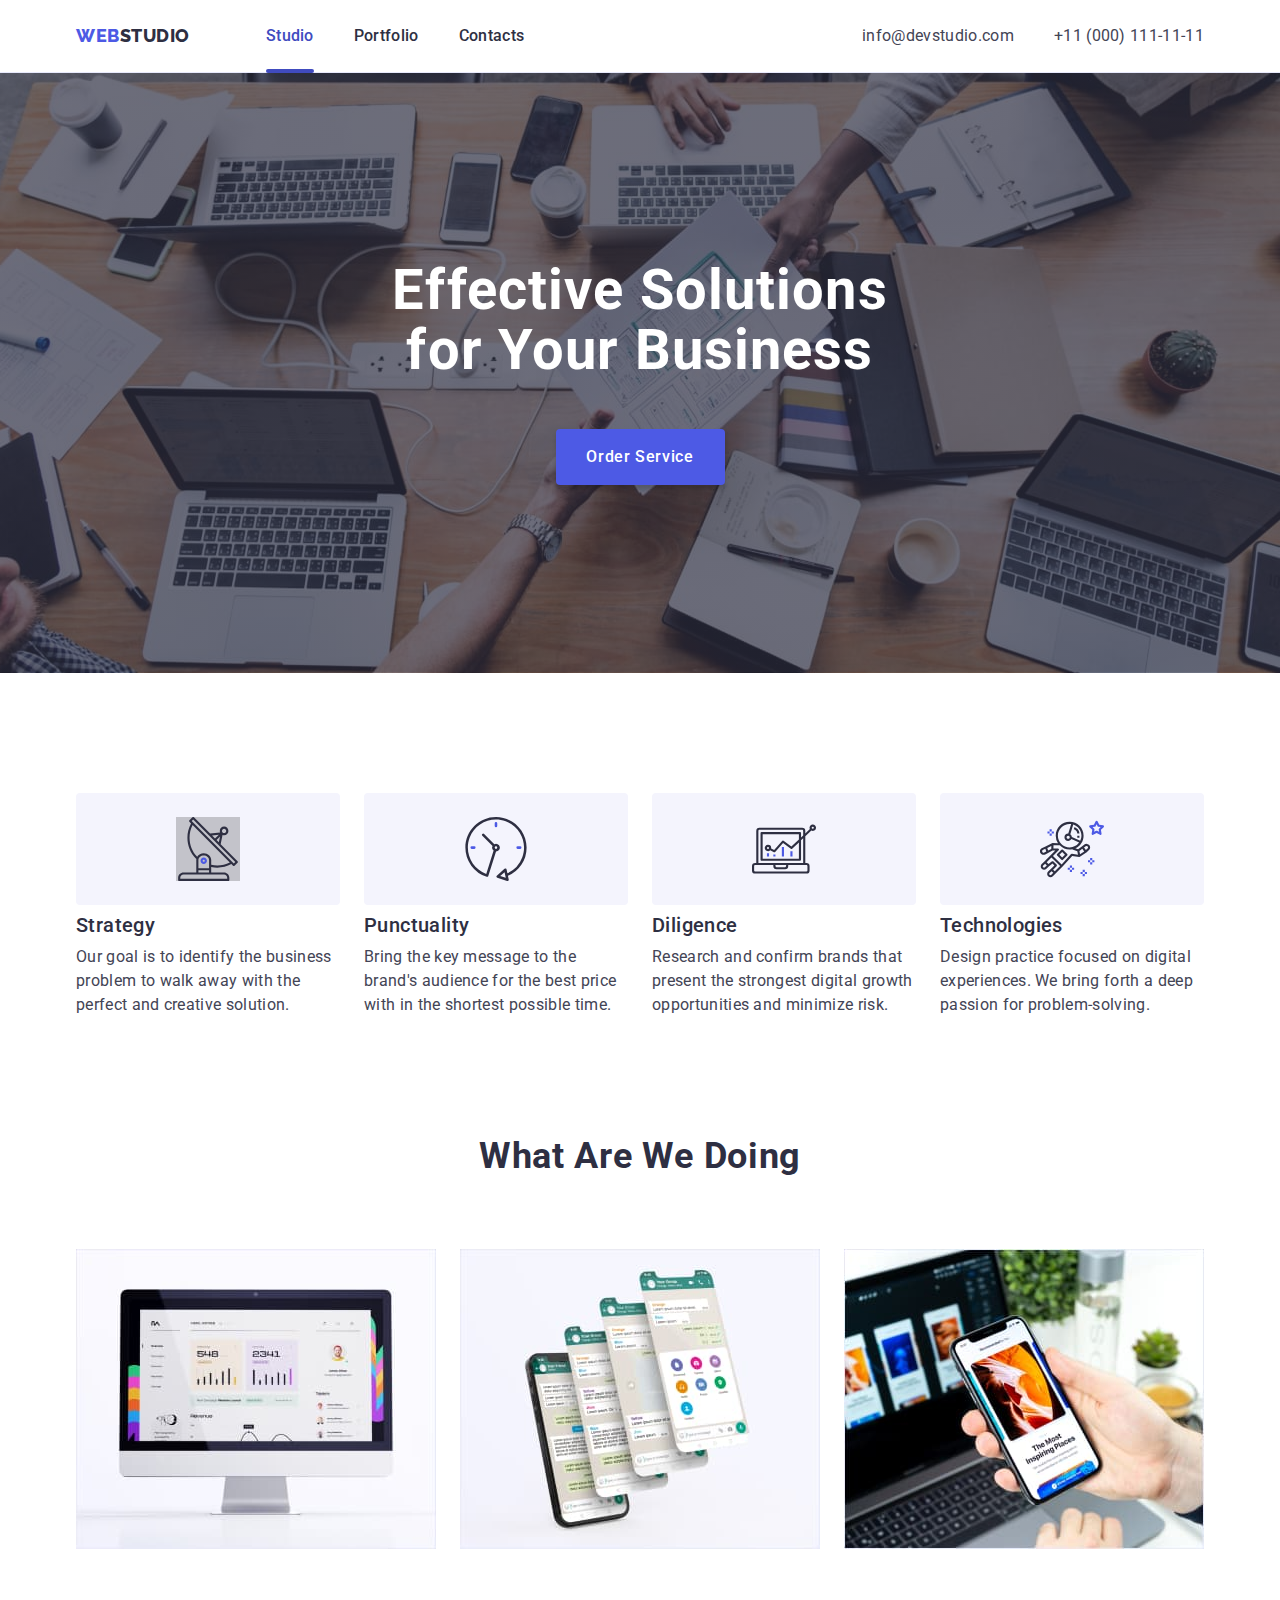
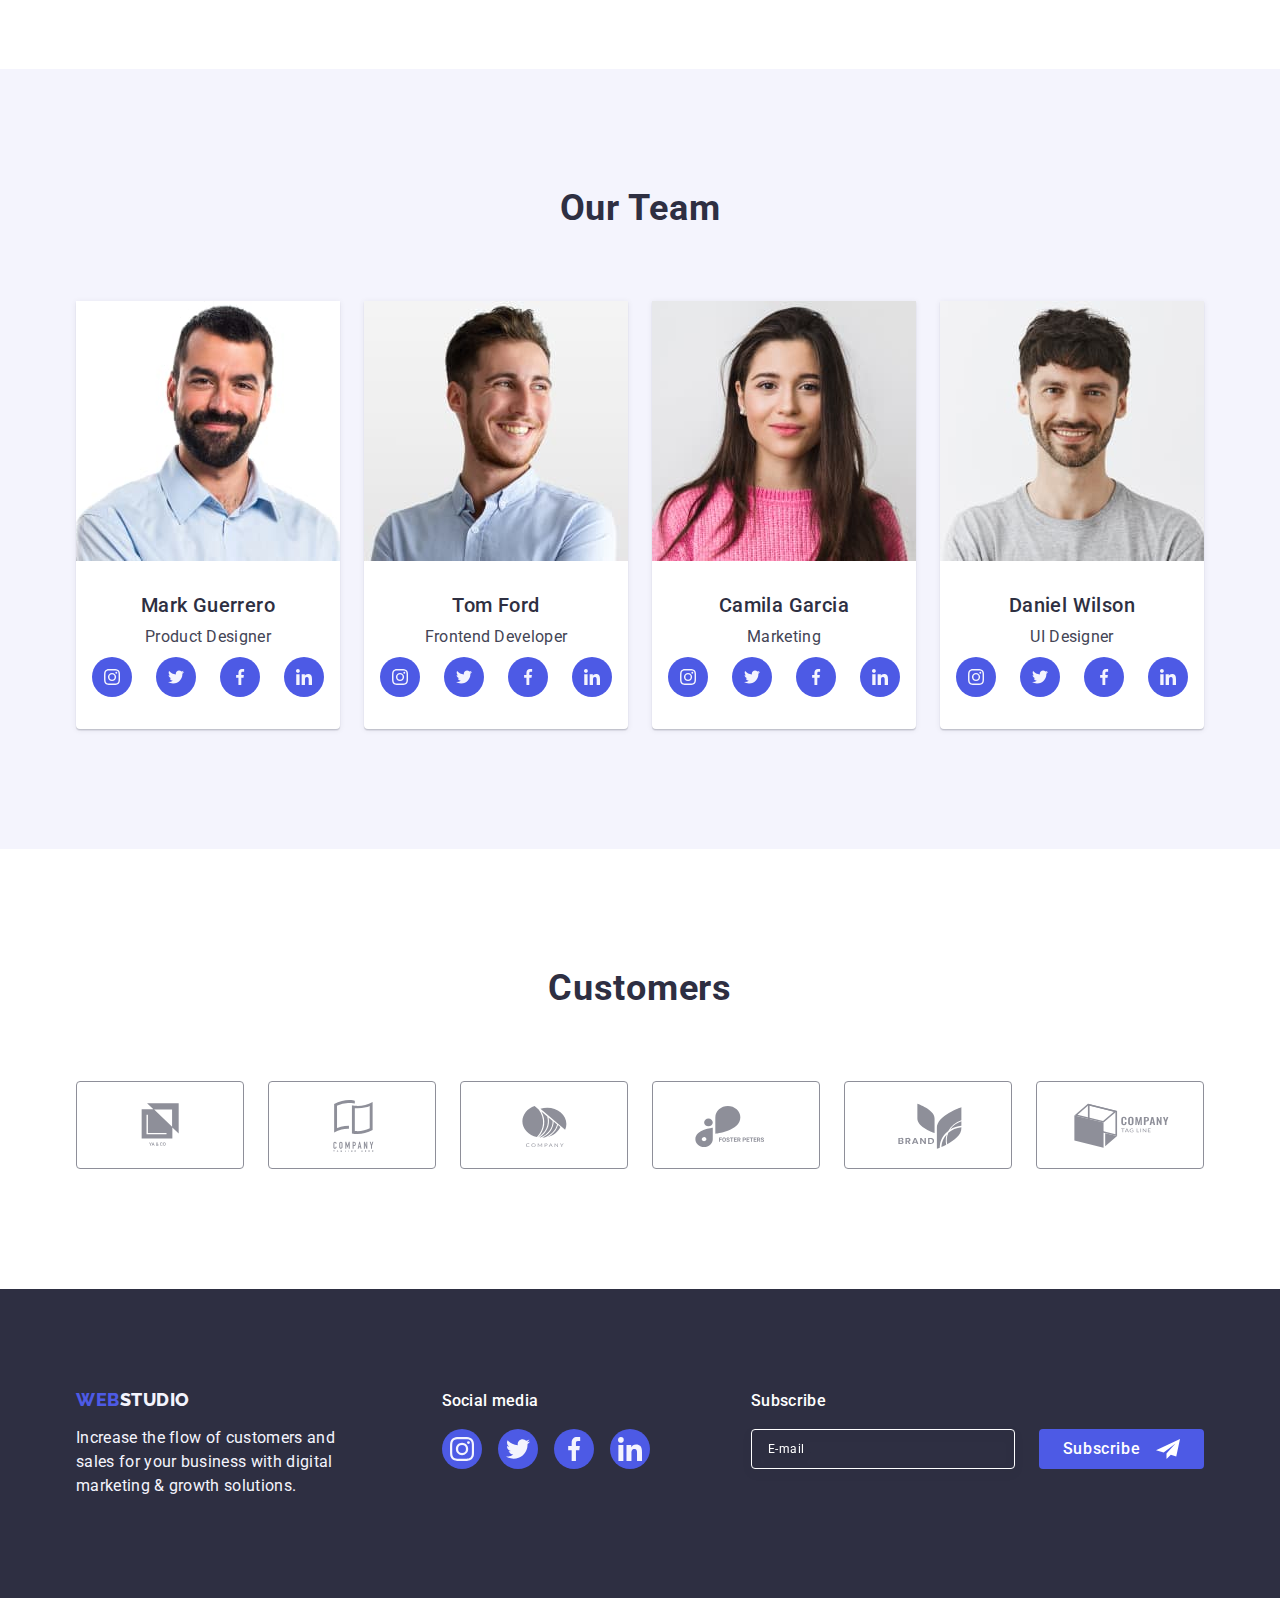
<file: index.html>
<!DOCTYPE html>
<html lang="en">
  <head>
    <meta charset="UTF-8" />
    <meta name="viewport" content="width=device-width, initial-scale=1.0" />
    <title>Studio</title>
    <link rel="preconnect" href="https://fonts.googleapis.com" />
    <link rel="preconnect" href="https://fonts.gstatic.com" crossorigin />
    <link
      href="https://fonts.googleapis.com/css2?family=Montserrat:wght@400;600&family=Raleway:wght@800&family=Roboto:wght@400;500;700&display=swap"
      rel="stylesheet" />
    <link
      rel="stylesheet"
      href="//cdnjs.cloudflare.com/ajax/libs/modern-normalize/2.0.0/modern-normalize.min.css" />
    <link rel="stylesheet" href="./css/styles.css" />
  </head>
  <body>
    <header class="header">
      <div class="container header-cont">
        <nav class="header-nav">
          <a class="logo link" href="./index.html"
            >Web<span class="studio">Studio</span></a
          >
          <ul class="header-menu list">
            <li>
              <a class="link-logo link current" href="./index.html">Studio</a>
            </li>
            <li>
              <a class="link-logo link" href="./portfolio.html">Portfolio</a>
            </li>
            <li><a class="link-logo link" href="">Contacts</a></li>
          </ul>
        </nav>
        <address class="header-add">
          <ul class="add-list list">
            <li>
              <a class="address link" href="mailto:info@devstudio.com"
                >info@devstudio.com</a
              >
            </li>
            <li>
              <a class="address link" href="tel:+110001111111"
                >+11 (000) 111-11-11</a
              >
            </li>
          </ul>
        </address>
      </div>
    </header>
    <main>
      <section class="section-effect">
        <div class="container">
          <h1 class="effect-title">Effective Solutions for Your Business</h1>
          <button class="effect-button" data-modal-open type="button">
            Order Service
          </button>
        </div>
      </section>
      <section class="section-strategy">
        <div class="container">
          <h2 class="visually-hidden">our methods</h2>
          <ul class="list strategy-list">
            <li class="strategy-item">
              <div class="strategy-wrap">
                <!--<a class="link link-strategy" href="" target="_blank">-->
                <svg class="strategy-icon" width="64" height="64">
                  <use href="./images/icons.svg#icon-antenna-1-1"></use>
                </svg>
                <!--</a>-->
              </div>
              <h3 class="strategy-title title-three">Strategy</h3>
              <p class="strategy-text text">
                Our goal is to identify the business problem to walk away with
                the perfect and creative solution.
              </p>
            </li>
            <li class="strategy-item">
              <div class="strategy-wrap">
                <!-- <a class="link link-strategy" href="" target="_blank"> -->
                <svg class="strategy-icon" width="64" height="64">
                  <use href="./images/icons.svg#icon-clock-1"></use>
                </svg>
                <!-- </a> -->
              </div>
              <h3 class="strategy-title title-three">Punctuality</h3>
              <p class="strategy-text text">
                Bring the key message to the brand's audience for the best price
                with in the shortest possible time.
              </p>
            </li>
            <li class="strategy-item">
              <div class="strategy-wrap">
                <!-- <a class="link link-strategy" href="" target="_blank"> -->
                <svg class="strategy-icon" width="64" height="64">
                  <use href="./images/icons.svg#icon-diagram-1"></use>
                </svg>
                <!-- </a> -->
              </div>
              <h3 class="strategy-title title-three">Diligence</h3>
              <p class="strategy-text text">
                Research and confirm brands that present the strongest digital
                growth opportunities and minimize risk.
              </p>
            </li>
            <li class="strategy-item">
              <div class="strategy-wrap">
                <!-- <a class="link link-strategy" href="" target="_blank"> -->
                <svg class="strategy-icon" width="64" height="64">
                  <use href="./images/icons.svg#icon-astronaut-1"></use>
                </svg>
                <!-- </a> -->
              </div>
              <h3 class="strategy-title title-three">Technologies</h3>
              <p class="strategy-text text">
                Design practice focused on digital experiences. We bring forth a
                deep passion for problem-solving.
              </p>
            </li>
          </ul>
        </div>
      </section>
      <section class="section-doing">
        <div class="container">
          <h2 class="title-two">What are we doing</h2>
          <ul class="list doing-list">
            <li class="doing-item">
              <img
                src="./images/img-1.jpg"
                alt="Sales statistics"
                width="360"
                height="300" />
            </li>
            <li class="doing-item">
              <img
                src="./images/img-2.jpg"
                alt="Communication of employees in mobile applications"
                width="360"
                height="300" />
            </li>
            <li class="doing-item">
              <img
                src="./images/img-3.jpg"
                alt="The most inspiring places on your mobile phone"
                width="360"
                height="300" />
            </li>
          </ul>
        </div>
      </section>
      <section class="team">
        <div class="container">
          <h2 class="title-two">Our Team</h2>
          <ul class="list team-wrap">
            <li class="team-photo">
              <img
                src="./images/tem-img1.jpg"
                alt="Mark Guerrero"
                width="264"
                height="260" />
              <div class="team-name">
                <h3 class="title-three team-title">Mark Guerrero</h3>
                <p class="text team-text">Product Designer</p>
                <ul class="list team-social">
                  <li class="social-list">
                    <a class="link social ocean" href="" target="_blank">
                      <svg class="social-icon" width="16" height="16">
                        <use href="./images/icons.svg#icon-instagram-2"></use>
                      </svg>
                    </a>
                  </li>
                  <li class="social-list">
                    <a class="link social ocean" href="" target="_blank">
                      <svg class="social-icon" width="16" height="16">
                        <use href="./images/icons.svg#icon-twitter-1"></use>
                      </svg>
                    </a>
                  </li>
                  <li class="social-list">
                    <a class="link social ocean" href="" target="_blank">
                      <svg class="social-icon" width="16" height="16">
                        <use href="./images/icons.svg#icon-facebook-1"></use>
                      </svg>
                    </a>
                  </li>
                  <li class="social-list">
                    <a class="link social ocean" href="" target="_blank">
                      <svg class="social-icon" width="16" height="16">
                        <use href="./images/icons.svg#icon-linkedin-1"></use>
                      </svg>
                    </a>
                  </li>
                </ul>
              </div>
            </li>
            <li class="team-photo">
              <img
                src="./images/tem-img2.jpg"
                alt="Tom Ford"
                width="264"
                height="260" />
              <div class="team-name">
                <h3 class="title-three team-title">Tom Ford</h3>
                <p class="text team-text">Frontend Developer</p>
                <ul class="list team-social">
                  <li class="social-list">
                    <a class="link social ocean" href="" target="_blank">
                      <svg class="social-icon" width="16" height="16">
                        <use href="./images/icons.svg#icon-instagram-2"></use>
                      </svg>
                    </a>
                  </li>
                  <li class="social-list">
                    <a class="link social ocean" href="" target="_blank">
                      <svg class="social-icon" width="16" height="16">
                        <use href="./images/icons.svg#icon-twitter-1"></use>
                      </svg>
                    </a>
                  </li>
                  <li class="social-list">
                    <a class="link social ocean" href="" target="_blank">
                      <svg class="social-icon" width="16" height="16">
                        <use href="./images/icons.svg#icon-facebook-1"></use>
                      </svg>
                    </a>
                  </li>
                  <li class="social-list">
                    <a class="link social ocean" href="" target="_blank">
                      <svg class="social-icon" width="16" height="16">
                        <use href="./images/icons.svg#icon-linkedin-1"></use>
                      </svg>
                    </a>
                  </li>
                </ul>
              </div>
            </li>
            <li class="team-photo">
              <img
                src="./images/tem-img3.jpg"
                alt="Camila Garcia"
                width="264"
                height="260" />
              <div class="team-name">
                <h3 class="title-three team-title">Camila Garcia</h3>
                <p class="text team-text">Marketing</p>
                <ul class="list team-social">
                  <li class="social-list">
                    <a class="link social ocean" href="" target="_blank">
                      <svg class="social-icon" width="16" height="16">
                        <use href="./images/icons.svg#icon-instagram-2"></use>
                      </svg>
                    </a>
                  </li>
                  <li class="social-list">
                    <a class="link social ocean" href="" target="_blank">
                      <svg class="social-icon" width="16" height="16">
                        <use href="./images/icons.svg#icon-twitter-1"></use>
                      </svg>
                    </a>
                  </li>
                  <li class="social-list">
                    <a class="link social ocean" href="" target="_blank">
                      <svg class="social-icon" width="16" height="16">
                        <use href="./images/icons.svg#icon-facebook-1"></use>
                      </svg>
                    </a>
                  </li>
                  <li class="social-list">
                    <a class="link social ocean" href="" target="_blank">
                      <svg class="social-icon" width="16" height="16">
                        <use href="./images/icons.svg#icon-linkedin-1"></use>
                      </svg>
                    </a>
                  </li>
                </ul>
              </div>
            </li>
            <li class="team-photo">
              <img
                src="./images/tem-img4.jpg"
                alt="Daniel Wilson"
                width="264"
                height="260" />
              <div class="team-name">
                <h3 class="title-three team-title">Daniel Wilson</h3>
                <p class="text team-text">UI Designer</p>
                <ul class="list team-social">
                  <li class="social-list">
                    <a class="link social ocean" href="" target="_blank">
                      <svg class="social-icon" width="16" height="16">
                        <use href="./images/icons.svg#icon-instagram-2"></use>
                      </svg>
                    </a>
                  </li>
                  <li class="social-list">
                    <a class="link social ocean" href="" target="_blank">
                      <svg class="social-icon" width="16" height="16">
                        <use href="./images/icons.svg#icon-twitter-1"></use>
                      </svg>
                    </a>
                  </li>
                  <li class="social-list">
                    <a class="link social ocean" href="" target="_blank">
                      <svg class="social-icon" width="16" height="16">
                        <use href="./images/icons.svg#icon-facebook-1"></use>
                      </svg>
                    </a>
                  </li>
                  <li class="social-list">
                    <a class="link social ocean" href="" target="_blank">
                      <svg class="social-icon" width="16" height="16">
                        <use href="./images/icons.svg#icon-linkedin-1"></use>
                      </svg>
                    </a>
                  </li>
                </ul>
              </div>
            </li>
          </ul>
        </div>
      </section>
      <section class="customers">
        <div class="container">
          <h2 class="title-two">Customers</h2>
          <ul class="list logo-customers">
            <li class="customers-items">
              <a class="link link-customers" href="#" target="_blank">
                <svg class="customers-icon" width="104" height="56">
                  <use href="./images/icons.svg#icon-Logo"></use>
                </svg>
              </a>
            </li>
            <li class="customers-items">
              <a class="link link-customers" href="" target="_blank">
                <svg class="customers-icon" width="104" height="56">
                  <use href="./images/icons.svg#icon-Logo-1"></use>
                </svg>
              </a>
            </li>
            <li class="customers-items">
              <a class="link link-customers" href="" target="_blank">
                <svg class="customers-icon" width="104" height="56">
                  <use href="./images/icons.svg#icon-Logo-2"></use>
                </svg>
              </a>
            </li>
            <li class="customers-items">
              <a class="link link-customers" href="" target="_blank">
                <svg class="customers-icon" width="104" height="56">
                  <use href="./images/icons.svg#icon-Logo-3"></use>
                </svg>
              </a>
            </li>
            <li class="customers-items">
              <a class="link link-customers" href="" target="_blank">
                <svg class="customers-icon" width="104" height="56">
                  <use href="./images/icons.svg#icon-Logo-4"></use>
                </svg>
              </a>
            </li>
            <li class="customers-items">
              <a class="link link-customers" href="" target="_blank">
                <svg class="customers-icon" width="104" height="56">
                  <use href="./images/icons.svg#icon-Logo-5"></use>
                </svg>
              </a>
            </li>
          </ul>
        </div>
      </section>
    </main>
    <footer class="footer">
      <div class="container container-footer">
        <div class="container-logo">
          <a class="logo link footer-logo" href="./index.html"
            >Web<span class="studio-footer">Studio</span></a
          >
          <p class="footer-text">
            Increase the flow of customers and sales for your business with
            digital marketing & growth solutions.
          </p>
        </div>
        <div class="container-social">
          <p class="footer-text-social">Social media</p>
          <ul class="list footer-social">
            <li class="social-list">
              <a class="link social green" href="" target="_blank">
                <svg class="social-icon" width="24" height="24">
                  <use href="./images/icons.svg#icon-instagram-2"></use>
                </svg>
              </a>
            </li>
            <li class="social-list">
              <a class="link social green" href="" target="_blank">
                <svg class="social-icon" width="24" height="24">
                  <use href="./images/icons.svg#icon-twitter-1"></use>
                </svg>
              </a>
            </li>
            <li class="social-list">
              <a class="link social green" href="" target="_blank">
                <svg class="social-icon" width="24" height="24">
                  <use href="./images/icons.svg#icon-facebook-1"></use>
                </svg>
              </a>
            </li>
            <li class="social-list">
              <a class="link social green" href="" target="_blank">
                <svg class="social-icon" width="24" height="24">
                  <use href="./images/icons.svg#icon-linkedin-1"></use>
                </svg>
              </a>
            </li>
          </ul>
        </div>

        <div class="footer-wrap">
          <p class="footer-text-social">Subscribe</p>
          <form class="footer-form">
            <label class="footer-label" for="email-footer">
              <input
                class="footer-input"
                type="email"
                name="email-footer"
                id="email-footer"
                placeholder="E-mail" />
            </label>
            <button class="footer-button" type="submit">
              Subscribe
              <svg class="footer-button-icon" width="24" height="24">
                <use href="./images/icons.svg#icon-Frame-3"></use>
              </svg>
            </button>
          </form>
        </div>
      </div>
    </footer>
    <div class="backdrop is-hidden" data-modal>
      <div class="modal">
        <button class="modal-btn" data-modal-close type="button">
          <svg class="modal-btn-icon" width="8" height="8">
            <use href="./images/icons.svg#icon-close-black-18dp"></use>
          </svg>
        </button>
        <p class="modal-title">Leave your contacts and we will call you back</p>
        <form class="modal-form">
          <div class="modal-field">
            <label class="modal-label" for="user-name">Name </label>
            <div class="input-wrap">
              <input
                class="modal-input"
                type="text"
                name="user-name"
                id="user-name" />
              <svg class="icon-modal" width="18" height="24">
                <use href="./images/icons.svg#icon-person-black-18dp"></use>
              </svg>
            </div>
          </div>

          <div class="modal-field">
            <label class="modal-label" for="phone">Phone</label>
            <div class="input-wrap">
              <input class="modal-input" type="tel" name="phone" id="phone" />
              <svg class="icon-modal" width="18" height="24">
                <use href="./images/icons.svg#icon-phone-black-18dp"></use>
              </svg>
            </div>
          </div>

          <div class="modal-field">
            <label class="modal-label" for="email">Email</label>
            <div class="input-wrap">
              <input class="modal-input" type="email" name="email" id="email" />
              <svg class="icon-modal" width="18" height="24">
                <use href="./images/icons.svg#icon-email-black-18dp-1-1"></use>
              </svg>
            </div>
          </div>

          <div class="modal-field-label">
            <label class="modal-label" for="user-comment">Comment</label>
            <textarea
              class="modal-comment"
              placeholder="Text input"
              name="user-comment"
              id="user-comment"></textarea>
          </div>
          <div class="modal-field-chek">
            <input
              class="chek-input visually-hidden"
              type="checkbox"
              id="user-privacy"
              name="user-privacy"
              value="true" />
            <label class="chek-label" for="user-privacy"
              ><span class="chek-span"
                ><svg class="chek-icon" width="10" height="8">
                  <use href="./images/icons.svg#icon-Vector"></use>
                </svg>
              </span>
              I accept the terms and conditions of the
              <a class="policy-link" href="">Privacy Policy</a></label
            >
          </div>

          <button type="submit" class="modal-submit">Send</button>
        </form>
      </div>
    </div>
    <script src="./js/modal.js"></script>
  </body>
</html>
</file>
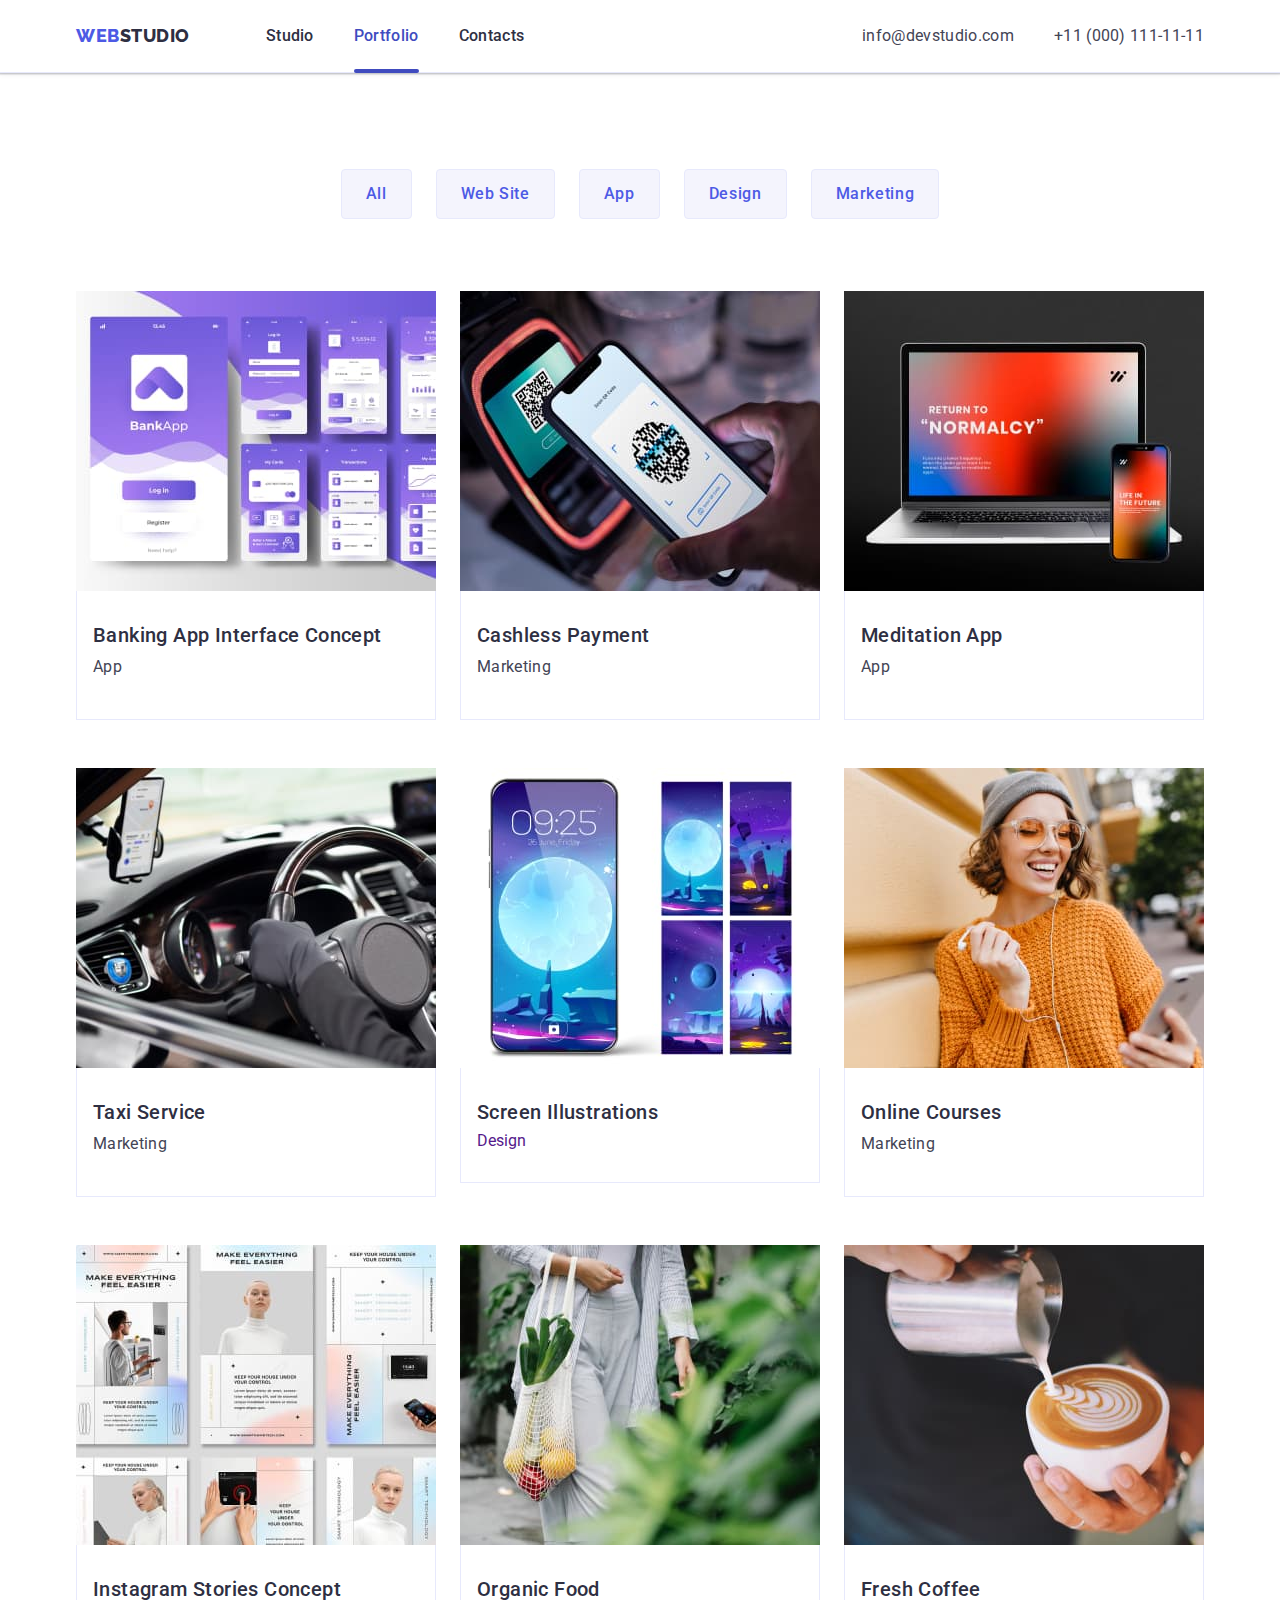
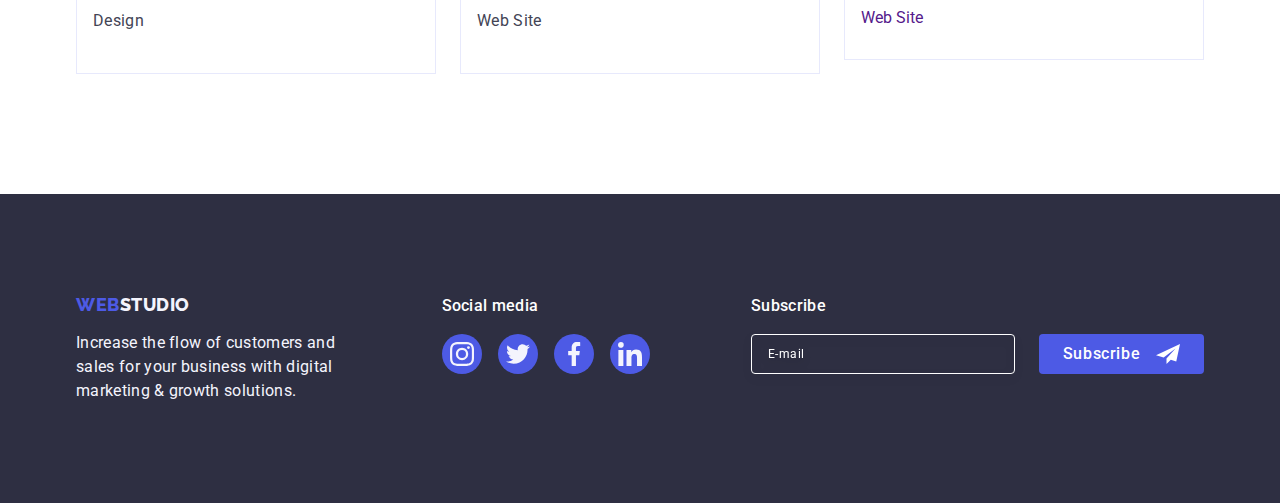
<file: portfolio.html>
<!DOCTYPE html>
<html lang="en">
  <head>
    <meta charset="UTF-8" />
    <meta name="viewport" content="width=device-width, initial-scale=1.0" />
    <title>Portfolio</title>
    <link rel="preconnect" href="https://fonts.googleapis.com" />
    <link rel="preconnect" href="https://fonts.gstatic.com" crossorigin />
    <link
      href="https://fonts.googleapis.com/css2?family=Montserrat:wght@400;600&family=Raleway:wght@800&family=Roboto:wght@400;500;700&display=swap"
      rel="stylesheet" />
    <link
      rel="stylesheet"
      href="//cdnjs.cloudflare.com/ajax/libs/modern-normalize/2.0.0/modern-normalize.min.css" />
    <link rel="stylesheet" href="./css/styles.css" />
  </head>
  <body>
    <header class="header">
      <div class="container header-cont">
        <nav class="header-nav">
          <a class="logo link" href="./index.html"
            >Web<span class="studio">Studio</span></a
          >
          <ul class="header-menu list">
            <li><a class="link-logo link" href="./index.html">Studio</a></li>
            <li>
              <a class="link-logo link current" href="./portfolio.html"
                >Portfolio</a
              >
            </li>
            <li><a class="link-logo link" href="">Contacts</a></li>
          </ul>
        </nav>
        <address class="header-add">
          <ul class="add-list list">
            <li>
              <a class="address link" href="mailto:info@devstudio.com"
                >info@devstudio.com</a
              >
            </li>
            <li>
              <a class="address link" href="tel:+110001111111"
                >+11 (000) 111-11-11</a
              >
            </li>
          </ul>
        </address>
      </div>
    </header>

    <main>
      <section class="portfolio">
        <div class="container">
          <h1 class="visually-hidden">Portfolio</h1>
          <ul class="list por">
            <li>
              <button class="portfolio-button" type="button">All</button>
            </li>
            <li>
              <button class="portfolio-button" type="button">Web Site</button>
            </li>
            <li>
              <button class="portfolio-button" type="button">App</button>
            </li>
            <li>
              <button class="portfolio-button" type="button">Design</button>
            </li>
            <li>
              <button class="portfolio-button" type="button">Marketing</button>
            </li>
          </ul>

          <ul class="list por-list">
            <li class="por-items">
              <a class="link por-link" href="">
                <div class="portfolio-wrap">
                  <img
                    src="./images/portfolio-img1.jpg"
                    alt="Banking app screen"
                    width="360"
                    height="300" />
                  <!--<div class="portfolio-cover">-->
                  <p class="portfolio-cover-text">
                    14 Stylish and User-Friendly App Design Concepts · Task
                    Manager App · Calorie Tracker App · Exotic Fruit Ecommerce
                    App · Cloud Storage App
                  </p>
                  <!--</div>-->
                </div>
                <div class="poritem-text">
                  <h2 class="title-three port">
                    Banking App Interface Concept
                  </h2>
                  <p class="text port">App</p>
                </div>
              </a>
            </li>
            <li class="por-items">
              <a class="link por-link" href="">
                <div class="portfolio-wrap">
                  <img
                    src="./images/portfolio-img2.jpg"
                    alt="Cashless Payment"
                    width="360"
                    height="300" />

                  <p class="portfolio-cover-text">
                    14 Stylish and User-Friendly App Design Concepts · Task
                    Manager App · Calorie Tracker App · Exotic Fruit Ecommerce
                    App · Cloud Storage App
                  </p>
                </div>

                <div class="poritem-text">
                  <h2 class="title-three port">Cashless Payment</h2>
                  <p class="text port">Marketing</p>
                </div>
              </a>
            </li>
            <li class="por-items">
              <a class="link por-link" href="">
                <div class="portfolio-wrap">
                  <img
                    src="./images/portfolio-img3.jpg"
                    alt="Meditation App"
                    width="360"
                    height="300" />

                  <p class="portfolio-cover-text">
                    14 Stylish and User-Friendly App Design Concepts · Task
                    Manager App · Calorie Tracker App · Exotic Fruit Ecommerce
                    App · Cloud Storage App
                  </p>
                </div>
                <div class="poritem-text">
                  <h2 class="title-three port">Meditation App</h2>
                  <p class="text port">App</p>
                </div>
              </a>
            </li>
            <li class="por-items">
              <a class="link por-link" href="">
                <div class="portfolio-wrap">
                  <img
                    src="./images/portfolio-img4.jpg"
                    alt="Taxi"
                    width="360"
                    height="300" />

                  <p class="portfolio-cover-text">
                    14 Stylish and User-Friendly App Design Concepts · Task
                    Manager App · Calorie Tracker App · Exotic Fruit Ecommerce
                    App · Cloud Storage App
                  </p>
                </div>
                <div class="poritem-text">
                  <h2 class="title-three port">Taxi Service</h2>
                  <p class="text port">Marketing</p>
                </div>
              </a>
            </li>
            <li class="por-items">
              <a class="link por-link" href="">
                <div class="portfolio-wrap">
                  <img
                    src="./images/portfolio-img5.jpg"
                    alt="mobile screen"
                    width="360"
                    height="300" />

                  <p class="portfolio-cover-text">
                    14 Stylish and User-Friendly App Design Concepts · Task
                    Manager App · Calorie Tracker App · Exotic Fruit Ecommerce
                    App · Cloud Storage App
                  </p>
                </div>
                <div class="poritem-text">
                  <h2 class="title-three port">Screen Illustrations</h2>
                  <p class="tex portt">Design</p>
                </div>
              </a>
            </li>
            <li class="por-items">
              <a class="link por-link" href="">
                <div class="portfolio-wrap">
                  <img
                    src="./images/portfolio-img6.jpg"
                    alt="girl with mobile phone"
                    width="360"
                    height="300" />

                  <p class="portfolio-cover-text">
                    14 Stylish and User-Friendly App Design Concepts · Task
                    Manager App · Calorie Tracker App · Exotic Fruit Ecommerce
                    App · Cloud Storage App
                  </p>
                </div>
                <div class="poritem-text">
                  <h2 class="title-three port">Online Courses</h2>
                  <p class="text port">Marketing</p>
                </div>
              </a>
            </li>
            <li class="por-items">
              <a class="link por-link" href="">
                <div class="portfolio-wrap">
                  <img
                    src="./images/portfolio-img7.jpg"
                    alt="Instagram screen"
                    width="360"
                    height="300" />

                  <p class="portfolio-cover-text">
                    14 Stylish and User-Friendly App Design Concepts · Task
                    Manager App · Calorie Tracker App · Exotic Fruit Ecommerce
                    App · Cloud Storage App
                  </p>
                </div>
                <div class="poritem-text">
                  <h2 class="title-three port">Instagram Stories Concept</h2>
                  <p class="text port">Design</p>
                </div>
              </a>
            </li>
            <li class="por-items">
              <a class="link por-link" href="">
                <div class="portfolio-wrap">
                  <img
                    src="./images/portfolio-img8.jpg"
                    alt="Organic Food"
                    width="360"
                    height="300" />

                  <p class="portfolio-cover-text">
                    14 Stylish and User-Friendly App Design Concepts · Task
                    Manager App · Calorie Tracker App · Exotic Fruit Ecommerce
                    App · Cloud Storage App
                  </p>
                </div>
                <div class="poritem-text">
                  <h2 class="title-three port">Organic Food</h2>
                  <p class="text port">Web Site</p>
                </div>
              </a>
            </li>
            <li class="por-items">
              <a class="link por-link" href="">
                <div class="portfolio-wrap">
                  <img
                    src="./images/portfolio-img9.jpg"
                    alt="Fresh Coffee"
                    width="360"
                    height="300" />

                  <p class="portfolio-cover-text">
                    14 Stylish and User-Friendly App Design Concepts · Task
                    Manager App · Calorie Tracker App · Exotic Fruit Ecommerce
                    App · Cloud Storage App
                  </p>
                </div>
                <div class="poritem-text">
                  <h2 class="title-three port">Fresh Coffee</h2>
                  <p class="tex portt">Web Site</p>
                </div>
              </a>
            </li>
          </ul>
        </div>
      </section>
    </main>

    <footer class="footer">
      <div class="container container-footer">
        <div class="container-logo">
          <a class="logo link footer-logo" href="./index.html"
            >Web<span class="studio-footer">Studio</span></a
          >
          <p class="footer-text">
            Increase the flow of customers and sales for your business with
            digital marketing & growth solutions.
          </p>
        </div>
        <div class="container-social">
          <p class="footer-text-social">Social media</p>
          <ul class="list footer-social">
            <li class="social-list">
              <a class="link social green" href="" target="_blank">
                <svg class="social-icon" width="24" height="24">
                  <use href="./images/icons.svg#icon-instagram-2"></use>
                </svg>
              </a>
            </li>
            <li class="social-list">
              <a class="link social green" href="" target="_blank">
                <svg class="social-icon" width="24" height="24">
                  <use href="./images/icons.svg#icon-twitter-1"></use>
                </svg>
              </a>
            </li>
            <li class="social-list">
              <a class="link social green" href="" target="_blank">
                <svg class="social-icon" width="24" height="24">
                  <use href="./images/icons.svg#icon-facebook-1"></use>
                </svg>
              </a>
            </li>
            <li class="social-list">
              <a class="link social green" href="" target="_blank">
                <svg class="social-icon" width="24" height="24">
                  <use href="./images/icons.svg#icon-linkedin-1"></use>
                </svg>
              </a>
            </li>
          </ul>
        </div>
        <div class="footer-wrap">
          <p class="footer-text-social">Subscribe</p>
          <form class="footer-form">
            <label class="footer-label" for="email-footer">
              <input
                class="footer-input"
                type="email"
                name="email-footer"
                id="email-footer"
                placeholder="E-mail" />
            </label>
            <button class="footer-button" type="submit">
              Subscribe
              <svg class="footer-button-icon" width="24" height="24">
                <use href="./images/icons.svg#icon-Frame-3"></use>
              </svg>
            </button>
          </form>
        </div>
      </div>
    </footer>
  </body>
</html>
</file>
<file: css/styles.css>
* {
  box-sizing: border-box;
}
:root {
  --iris: #4d5ae5;
  --navyblue: #2e2f42;
  --white: #fff;
  --slate: #434455;
  --cloud: #f4f4fd;
  --dairy: #fcfcfc;
  --cornflower: #e7e9fc;
  --ocean: #404bbf;
}
.visually-hidden {
  position: absolute;
  width: 1px;
  height: 1px;
  margin: -1px;
  border: 0;
  padding: 0;
  white-space: nowrap;
  clip-path: inset(100%);
  clip: rect(0 0 0 0);
  overflow: hidden;
}
/* =============================================== */
body {
  font-family: "Roboto", sans-serif;
  color: #434455;
  background-color: var(--white, #fff);
}
.list {
  list-style: none;
}
ul,
ol {
  margin-bottom: 0;
  margin-top: 0;
  padding-left: 0;
}
.link {
  text-decoration: none;
  display: block;
  /* margin: 0;
  padding-left: 0;*/
}
.header-add {
  font-style: normal;
}
h1,
h2,
h3,
h4,
h5,
h6,
p {
  margin-top: 0;
  margin-bottom: 0;
}
img {
  display: block;
  max-width: 100%;
  height: auto;
}
.container {
  /* width: 100%;*/
  max-width: 1158px;
  padding-left: 15px;
  padding-right: 15px;
  margin: 0 auto;
}
/*  ===header============================================   */

.header {
  padding-top: 24px;
  padding-bottom: 24px;
  border-bottom: 1px solid var(--cornflower, #e7e9fc);
  background: var(--white, #fff);
  box-shadow: 0px 1px 6px 0px rgba(46, 47, 66, 0.08),
    0px 1px 1px 0px rgba(46, 47, 66, 0.16),
    0px 2px 1px 0px rgba(46, 47, 66, 0.08);
}
.header-cont {
  display: flex;

  /*padding-left: 76px;
  align-items: center;*/
}
.header-nav {
  /* padding-top: 24px;*/
  display: inline-flex;
  height: 24px;
  align-items: center;
  flex-shrink: 0;
  /*gap: 76px;*/
}
.header-menu {
  display: inline-flex;
  align-items: flex-start;
  gap: 40px;
  /*padding-top: 24px;
  padding-bottom: 24px;*/
}
.logo {
  font-family: "Raleway", sans-serif;
  font-size: 18px;
  font-weight: 800;
  line-height: 1.17;
  letter-spacing: 0.03em;
  text-transform: uppercase;
  color: var(--iris, #4d5ae5);
  margin-right: 76px;
  /* padding: 20px 0;*/
}

.studio {
  color: var(--navyblue, #2e2f42);
}

.link-logo {
  font-size: 16px;
  font-weight: 500;
  line-height: 1.5;
  letter-spacing: 0.02em;
  color: var(--navyblue, #2e2f42);
  padding-top: 24px;
  padding-bottom: 24px;
  transition: color 250ms cubic-bezier(0.4, 0, 0.2, 1);
  /*padding: 10px 0;*/
}
.current {
  font-size: 16px;
  font-weight: 500;
  line-height: 1.5;
  letter-spacing: 0.02em;
  color: var(--ocean, #404bbf);
  padding-top: 24px;
  padding-bottom: 24px;
  position: relative;
  display: block;
  /* margin-bottom: 20px;*/
}
.link-logo:hover,
.link-logo:focus {
  color: var(--ocean, #404bbf);
}

.add-list {
  display: flex;
  gap: 40px;
}
.header-add {
  margin-left: auto;
}
.address {
  color: var(--slate, #434455);
  font-size: 16px;
  line-height: 1.5;
  letter-spacing: 0.02em;
  transition: color 250ms cubic-bezier(0.4, 0, 0.2, 1);
  /* padding: 10px 0;*/
}

.address:hover,
.address:focus {
  color: var(--ocean, #404bbf);
}
.current::after {
  content: "";
  width: 100%;
  height: 4px;
  border-radius: 2px;
  background: var(--ocean, #404bbf);
  position: absolute;
  top: 69px;
  left: 0;
}
/*================================================================*/
.section-effect {
  background: var(--navyblue, #2e2f42);
  padding: 188px 0;
  background-image: linear-gradient(
      rgba(46, 47, 66, 0.7),
      rgba(46, 47, 66, 0.7)
    ),
    url(../images/people-office.jpg);
  max-width: 1440px;
  background-repeat: no-repeat;
  background-position: center;
  background-size: cover;
}

.effect-title {
  color: var(--white, #fff);
  text-align: center;
  font-size: 56px;
  line-height: 1.07;
  letter-spacing: 0.02em;
  max-width: 496px;
  margin: 0 auto;
  margin-bottom: 48px;
}

.effect-button {
  background: var(--iris, #4d5ae5);
  color: var(--white, #fff);
  font-size: 16px;
  font-weight: 500;
  line-height: 1.5;
  letter-spacing: 0.04em;
  font-family: "Roboto", sans-serif;
  cursor: pointer;
  border: none;
  border-radius: 4px;
  box-shadow: 0px 4px 4px 0px rgba(0, 0, 0, 0.15);
  display: block;
  margin: 0 auto;
  min-width: 169px;
  height: 56px;
  transition: background-color 250ms cubic-bezier(0.4, 0, 0.2, 1);
}
.effect-button:hover,
.effect-button:focus {
  background-color: var(--ocean, #404bbf);
}

/* .section-strategy {}=============== */
.section-strategy {
  padding-top: 120px;
  padding-bottom: 120px;
}
.strategy-list {
  display: flex;
  gap: 24px;
}
.strategy-item {
  width: calc((100% - 72px) / 4);
}
.strategy-wrap {
  display: flex;
  align-items: center;
  justify-content: center;
  height: 112px;
  background-color: var(--cloud, #f4f4fd);
  border-radius: 4px;
  margin-bottom: 8px;
  /*width: 264px;
    flex-shrink: 0;*/
}
.title-three {
  color: var(--navyblue, #2e2f42);
  font-size: 20px;
  font-weight: 500;
  line-height: 1.2;
  letter-spacing: 0.02em;
}
.strategy-title {
  margin-bottom: 8px;
}

.text {
  color: var(--slate, #434455);
  font-size: 16px;
  line-height: 1.5;
  letter-spacing: 0.02em;
}
.link-strategy {
  /*width: 264px;
  height: 112px;
  flex-shrink: 0;
  border-radius: 4px;
  background: var(--cloud, #f4f4fd);
  display: flex;
  align-items: center;
  justify-content: center;
  margin-bottom: 8px;*/
}

/* .section-doing  =================*/
.section-doing {
  padding-bottom: 120px;
}
.title-two {
  color: var(--navyblue, #2e2f42);
  text-align: center;
  font-size: 36px;
  line-height: 1.11;
  letter-spacing: 0.02em;
  text-transform: capitalize;
  margin-bottom: 72px;
}
.doing-list {
  display: flex;
  gap: 24px;
  flex-shrink: 0;
}
.doing-item {
  width: calc((100% - 48px) / 3);
}
/* ==============team=================== */
.team {
  background-color: #f4f4fd;
  padding-bottom: 120px;
  padding-top: 120px;
}
.team-wrap {
  display: flex;
  gap: 24px;
  flex-shrink: 0;
}

.team-photo {
  background-color: #fff;
  display: inline-flex;
  width: calc((100% 72px) / 4);
  padding-bottom: 0px;
  flex-direction: column;
  justify-content: center;
  align-items: center;
  /*gap: 32px;*/
  border-radius: 0px 0px 4px 4px;
  box-shadow: 0px 2px 1px 0px rgba(46, 47, 66, 0.08),
    0px 1px 1px 0px rgba(46, 47, 66, 0.16),
    0px 1px 6px 0px rgba(46, 47, 66, 0.08);
}
.team-name {
  padding: 32px 0;
}
.team-title {
  text-align: center;
  margin-bottom: 8px;
}
.team-text {
  text-align: center;
  margin-bottom: 8px;
}
.team-social {
  display: flex;
  gap: 24px;
  justify-content: center;
}
.ocean:hover,
.ocean:focus {
  background-color: #404bbf;
}
/*===============footer================================================*/
.footer {
  background: var(--navyblue, #2e2f42);
  padding: 100px 0;
}
/*.footer-wrap {
  padding-top: 100px;
  padding-bottom: 100px;
}*/
.studio-footer {
  color: var(--cloud, #f4f4fd);
}
.footer-text {
  color: var(--cloud, #f4f4fd);
  font-size: 16px;
  line-height: 1.5;
  letter-spacing: 0.02em;
  max-width: 264px;
}
.footer-text-social {
  font-size: 16px;
  line-height: 1.5;
  letter-spacing: 0.02em;
  font-weight: 500;
  color: var(--white);
  margin-bottom: 16px;
}
.footer-logo {
  display: inline-block;
  margin-bottom: 16px;
  margin-right: 0;
}
.container-footer {
  display: flex;
  /* gap: 120px;*/
  align-items: baseline;
  justify-content: space-between;
}
.container-logo {
  /* margin-right: 120px;*/
}
.footer-social {
  display: flex;
  gap: 16px;
  margin-top: 16px;
}
.social-icon {
  fill: #f4f4fd;
}
.social-list {
  width: 40px;
  height: 40px;
}
.social {
  width: 100%;
  height: 100%;
  background-color: var(--iris, #4d5ae5);
  border-radius: 50%;
  display: flex;
  align-items: center;
  justify-content: center;
  transition: background-color 250ms cubic-bezier(0.4, 0, 0.2, 1);
}

.green:hover,
.green:focus {
  background-color: #31d0aa;
}
/*========footer-form===========*/
.footer-form {
  display: flex;
  gap: 24px;
}

.footer-input {
  background-color: transparent;
  border-radius: 4px;
  border: 1px solid var(--white, #fff);
  /*box-shadow: 0px 4px 4px 0px rgba(0, 0, 0, 0.15);*/
  width: 264px;
  height: 40px;
  /*margin-right: 24px;*/
  font-size: 12px;
  line-height: 1.5;
  letter-spacing: 0.04em;
  padding-left: 16px;
  filter: drop-shadow(0px 4px 4px rgba(0, 0, 0, 0.15));
  color: var(--white, #fff);
}

.footer-input::placeholder {
  color: var(--white, #fff);
  /*font-size: 12px;
  line-height: 2; /* 200% 
  letter-spacing: 0.04em;*/
}
.footer-button {
  height: 40px;
  min-width: 165px;
  display: flex;
  justify-content: center;
  align-items: center;
  font-family: "Roboto", sans-serif;
  font-size: 16px;
  font-weight: 500;
  line-height: 1.5; /* 150% */
  letter-spacing: 0.04em;
  color: var(--white, #fff);
  border: none;
  border-radius: 4px;
  cursor: pointer;
  background: var(--iris, #4d5ae5);
  /* padding: 8px 24px;
    gap: 16px;
    text-align: center;
   */
}
.footer-button-icon {
  margin-left: 16px;
  fill: #fff;
}

/*============portfolio==================================*/
.portfolio {
  padding-top: 96px;
  padding-bottom: 120px;
}
.por {
  /* padding-top: 96px;*/
  margin-bottom: 72px;
  display: flex;
  /* padding: 12px 24px;*/
  justify-content: center;
  align-items: center;
  gap: 24px;
}
.portfolio-button {
  padding: 12px 24px;
  color: var(--iris, #4d5ae5);
  text-align: center;
  font-size: 16px;
  font-weight: 500;
  line-height: 1.5;
  letter-spacing: 0.04em;
  background: var(--cloud, #f4f4fd);
  font-family: inherit;
  cursor: pointer;
  font-family: "Roboto", sans-serif;
  border-radius: 4px;
  border: 1px solid var(--cornflower, #e7e9fc);
  transition: background-color 250ms cubic-bezier(0.4, 0, 0.2, 1),
    color 250ms cubic-bezier(0.4, 0, 0.2, 1),
    border-color 250ms cubic-bezier(0.4, 0, 0.2, 1),
    box-shadow 250ms cubic-bezier(0.4, 0, 0.2, 1);
}
.por-list {
  display: flex;
  flex-wrap: wrap;
  column-gap: 24px;
  row-gap: 48px;
  flex-shrink: 0;
}
.por-items {
  width: calc((100% - 48px) / 3);
  /*border: 1px solid var(--cornflower, #e7e9fc);*/
  background: var(--white, #fff);
  /*padding-bottom: 32px;*/
}
.poritem-text {
  /*display: flex;*/
  padding: 32px 16px;
  /* flex-direction: column;
  justify-content: center;
  align-items: flex-start;
  gap: 8px;*/
  border: 1px solid var(--cornflower, #e7e9fc);
  border-top: none;
}
.port {
  align-self: stretch;
  margin-bottom: 8px;
}
.portfolio-button:hover,
.portfolio-button:focus {
  background: var(--ocean, #404bbf);
  color: var(--white, #fff);
  border: 1px solid transparent;
  border-radius: 4px;
  box-shadow: 0px 2px 2px 0px rgba(0, 0, 0, 0.12),
    0px 2px 1px 0px rgba(0, 0, 0, 0.08), 0px 3px 1px 0px rgba(0, 0, 0, 0.1);
}
.por-link {
  transition: box-shadow 250ms cubic-bezier(0.4, 0, 0.2, 1);
}
.por-link:hover .portfolio-cover-text,
.por-link:focus .portfolio-cover-text {
  transform: translateY(0);
}
.por-link:hover,
.por-link:focus {
  box-shadow: 0px 1px 6px rgba(46, 47, 66, 0.08),
    0px 1px 1px rgba(46, 47, 66, 0.16), 0px 2px 1px rgba(46, 47, 66, 0.08);
}
.portfolio-wrap {
  position: relative;
  overflow: hidden;
}
/*
.portfolio-cover {
  position: absolute;
  background: var(--iris, #4d5ae5);
  top: 0;
  height: 100%;
  padding: 40px 32px 164px;
  transform: translateY(100%);
  transition: transform 250ms cubic-bezier(0.4, 0, 0.2, 1);
}*/
.portfolio-cover-text {
  position: absolute;
  top: 0;
  color: var(--cloud, #f4f4fd);
  font-size: 16px;
  line-height: 1.5; /* 150% */
  letter-spacing: 0.02em;
  padding: 40px 32px;
  background-color: var(--iris, #4d5ae5);
  height: 100%;
  width: 100%;
  transform: translateY(100%);
  transition: transform 250ms cubic-bezier(0.4, 0, 0.2, 1);
}
/*========customers==================*/
.customers {
  /*margin-top: 143px;
  outline: 1px solid red;*/
  padding-bottom: 120px;
  padding-top: 120px;
}
.logo-customers {
  /*padding-top: 64px;*/
  display: flex;
  gap: 24px;
  /* height: 77.88px;
    flex-shrink: 0;*/
}
.customers-items {
  width: calc((100% - 120px) / 6);
  height: 88px;
}
.customers-icon {
  /*filter: drop-shadow(0px 4px 4px rgba(0, 0, auto, 0.25));*/
  fill: currentColor;
}
.link-customers {
  width: 100%;
  height: 100%;
  border-radius: 4px;
  border: 1px solid var(--lightslate, #8e8f99);
  display: flex;
  align-items: center;
  justify-content: center;
  color: var(--lightslate, #8e8f99);
  transition: color 250ms cubic-bezier(0.4, 0, 0.2, 1),
    border-color 250ms cubic-bezier(0.4, 0, 0.2, 1);
}
.link-customers:hover,
.link-customers:focus {
  /*fill: var(--ocean);*/
  border-color: #404bbf;
  color: #404bbf;
}
.link-customers:hover .customers-icon {
  /* fill: #404bbf;
  border-color: var(--ocean);
  color: var(--ocean);*/
}
.link-customers:hover .customers-icon path {
  fill: #404bbf;
}
/*========modal==================*/
.backdrop {
  position: fixed;
  width: 100%;
  height: 100%;
  top: 0;
  background: var(--navyblue-modal, rgba(46, 47, 66, 0.4));
  transition: opacity 250ms cubic-bezier(0.4, 0, 0.2, 1),
    visibility 250ms cubic-bezier(0.4, 0, 0.2, 1);
}
.modal {
  position: absolute;
  top: 50%;
  left: 50%;
  transform: translate(-50%, -50%);
  width: 408px;
  min-height: 584px;
  flex-shrink: 0;
  border-radius: 4px;
  background: var(--dairy, #fcfcfc);
  box-shadow: 0px 2px 1px 0px rgba(0, 0, 0, 0.2),
    0px 1px 3px 0px rgba(0, 0, 0, 0.12), 0px 1px 1px 0px rgba(0, 0, 0, 0.14);
  transition: transform 250ms cubic-bezier(0.4, 0, 0.2, 1);
  padding: 72px 24px 24px 24px;
}
.modal-btn {
  position: absolute;
  display: flex;
  top: 24px;
  right: 24px;
  border-radius: 50%;
  background-color: var(--cornflower);
  padding: 0;
  width: 24px;
  height: 24px;
  border: 1px solid rgba(0, 0, 0, 0.1);
  align-items: center;
  justify-content: center;
  cursor: pointer;
  transition: background-color 250ms cubic-bezier(0.4, 0, 0.2, 1),
    border 250ms cubic-bezier(0.4, 0, 0.2, 1);
}
.modal-btn:hover,
.modal-btn:focus {
  background-color: #404bbf;
  border: none;
  fill: #fff;
}
.is-hidden {
  opacity: 0;
  visibility: hidden;
  pointer-events: none;
}
.backdrop.is-hidden .modal {
  transform: translate(50%, 50%) scaleY(1.5) rotate(90deg);
}
.modal-btn-icon {
  /*stroke: 1px;
  stroke: rgba(0, 0, 0, 0.1);
  fill: rgba(0, 0, 0, 0.1);*/
  transition: fill 250ms cubic-bezier(0.4, 0, 0.2, 1);
}

.modal-title {
  color: var(--navyblue, #2e2f42);
  text-align: center;
  font-size: 16px;
  font-weight: 500;
  line-height: 1.5; /* 150% */
  letter-spacing: 0.02em;
  margin-bottom: 16px;
}
.modal-field {
  margin-bottom: 8px;
}
.modal-label {
  display: block;
  color: var(--lightslate, #8e8f99);
  font-size: 12px;
  line-height: 1.17; /* 116.667% */
  letter-spacing: 0.04em;
  margin-bottom: 4px;
}
.input-wrap {
  position: relative;
}

.modal-input {
  width: 100%;
  height: 40px;
  background-color: transparent;
  border-radius: 4px;
  border: 1px solid var(--navyblue-modal, rgba(46, 47, 66, 0.4));
  padding-left: 38px;
  padding-right: 16px;
  transition: border-color 250ms cubic-bezier(0.4, 0, 0.2, 1);
  /* fill 250ms cubic-bezier(0.4, 0, 0.2, 1);*/
  outline: transparent;
}
.modal-input:focus {
  border-color: #4d5ae5;
}

.modal-input:focus + .icon-modal {
  fill: #4d5ae5;
}
.icon-modal {
  fill: #2e2f42;
  stroke: transparent;
  position: absolute;
  left: 16px;
  top: 50%;
  transform: translateY(-50%);
  transition: fill 250ms cubic-bezier(0.4, 0, 0.2, 1);
}
.modal-field-label {
  margin-bottom: 16px;
}
.modal-comment {
  width: 100%;
  height: 120px;
  background-color: transparent;
  border-radius: 4px;
  border: 1px solid var(--navyblue-modal, rgba(46, 47, 66, 0.4));
  padding: 8px 16px;
  resize: none;
  border-radius: 4px;
  outline: transparent;
  transition: border-color 250ms cubic-bezier(0.4, 0, 0.2, 1);
  color: var(--navyblue-modal, rgba(46, 47, 66, 0.4));
  font-size: 12px;
  line-height: 1.17; /* 116.667% */
  letter-spacing: 0.04em;
}
.modal-comment:focus {
  border-color: #4d5ae5;
}

textarea::placeholder {
  color: var(--navyblue-modal, rgba(46, 47, 66, 0.4));
  font-size: 12px;
  line-height: 1.17; /* 116.667% */
  letter-spacing: 0.04em;
  /*padding-top: 8px;*/
  height: 120px;
}

.modal-field-chek {
  margin-bottom: 24px;
}
.chek-label {
  /*display: flex;*/
  align-items: center;
  color: var(--lightslate, #8e8f99);
  font-size: 12px;
  line-height: 1.17; /* 116.667% */
  letter-spacing: 0.04em;

  left: 48px;
}
.chek-input {
  position: absolute;
  width: 16px;
  height: 16px;
  margin-right: 20px;
  /*flex-shrink: 0;
  stroke-width: 1px;
  stroke: var(--navyblue-modal, rgba(46, 47, 66, 0.4));
  overflow: hidden;*/
}

.chek-span {
  display: inline-flex;
  width: 16px;
  height: 16px;
  border-radius: 2px;
  border: 1px solid rgba(46, 47, 66, 0.4);
  margin-right: 8px;
  align-items: center;
  justify-content: center;
  fill: transparent;
  transition: fill 250ms cubic-bezier(0.4, 0, 0.2, 1),
    border 250ms cubic-bezier(0.4, 0, 0.2, 1),
    background-color 250ms cubic-bezier(0.4, 0, 0.2, 1);
}

.policy-link {
  color: var(--iris, #4d5ae5);
  font-size: 12px;
  line-height: 1.33;
  letter-spacing: 0.04em;
  text-decoration-line: underline;
  margin-left: 4px;
}
.chek-input:checked + .chek-label .chek-span {
  border: none;
  background-color: var(--ocean, #404bbf);
  fill: var(--cloud, #f4f4fd);
}
.modal-submit {
  /* display: inline-flex;
  width: 169px;*/
  height: 56px;
  margin-left: 119px;
  border-radius: 4px;
  background: var(--iris, #4d5ae5);
  box-shadow: 0px 4px 4px 0px rgba(0, 0, 0, 0.15);
  padding: 16px 32px;
  /*align-items: flex-start;
  gap: 10px;*/
  border-radius: 4px;
  background: var(--iris, #4d5ae5);
  box-shadow: 0px 4px 4px 0px rgba(0, 0, 0, 0.15);
  color: var(--white, #fff);
  text-align: center;
  font-size: 16px;
  font-weight: 500;
  line-height: 1.5; /* 150% */
  letter-spacing: 0.04em;
  /*margin-top: 24px;*/
  cursor: pointer;
  border: none;
  display: block;
  margin: 24px auto 0 auto;
  min-width: 169px;
  transition: background-color 250ms cubic-bezier(0.4, 0, 0.2, 1);
}
</file>
